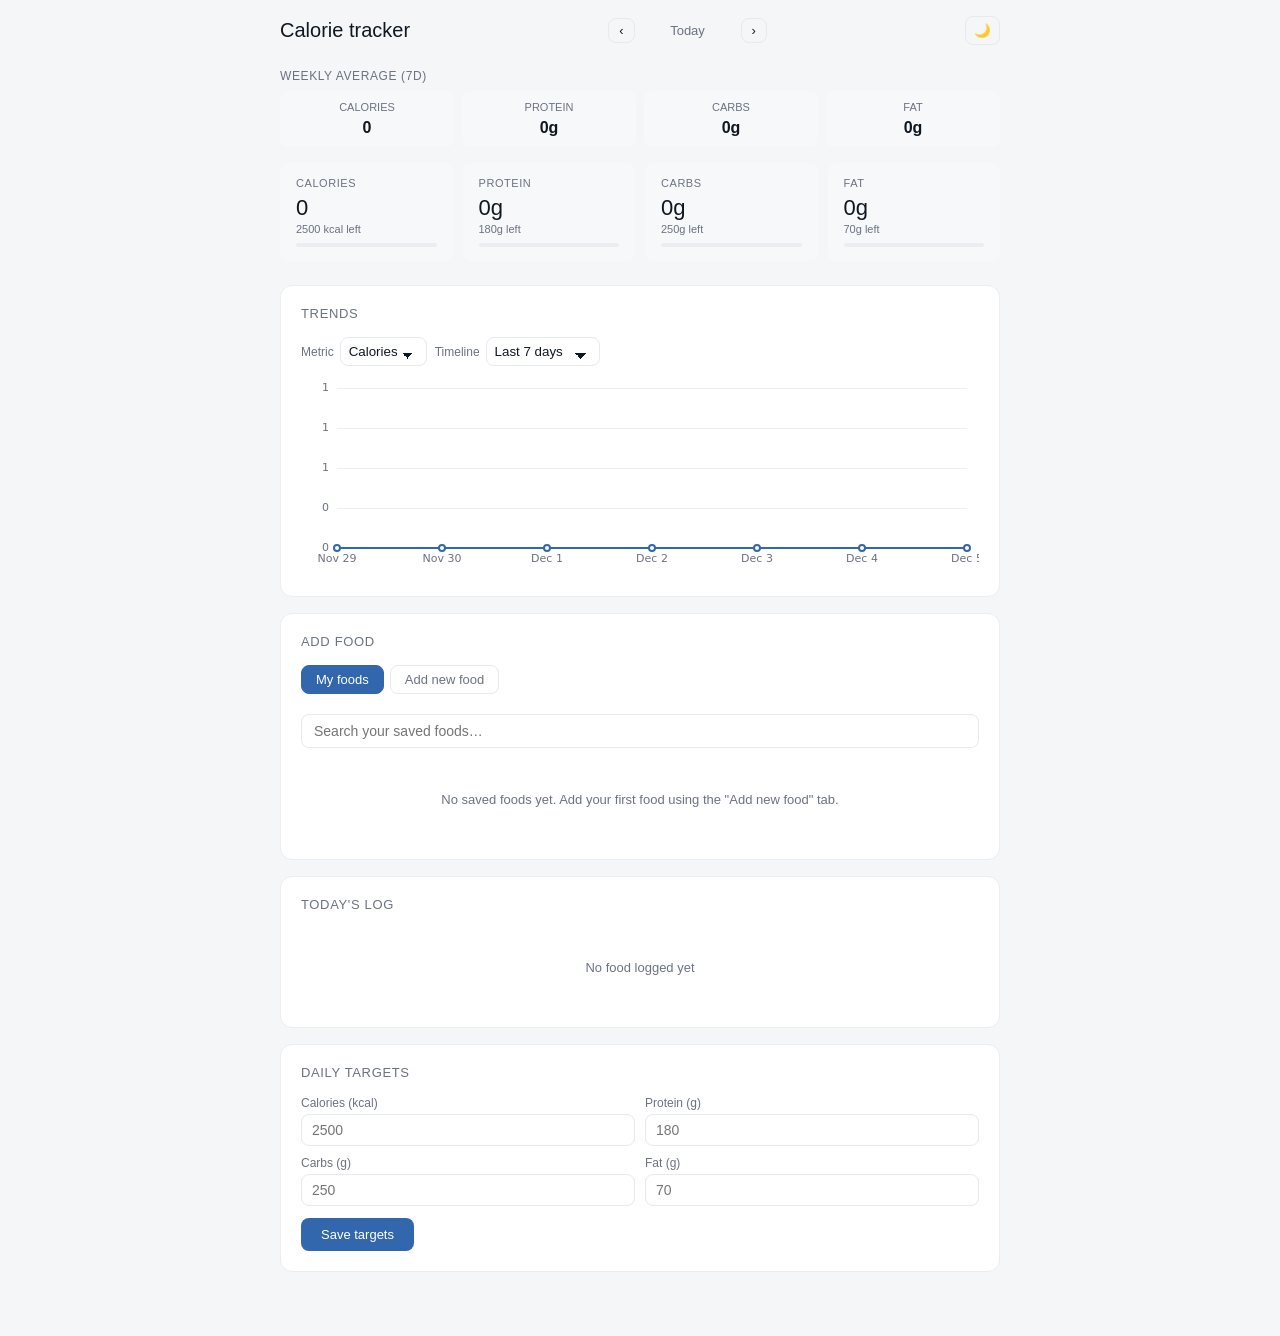
<file: index.html>
<!doctype html>
<html lang="en">
  <head>
    <meta charset="UTF-8" />
    <meta name="viewport" content="width=device-width, initial-scale=1.0" />
    <title>Daily Intake Calculator</title>
    <link rel="stylesheet" href="style.css" />
  </head>
  <body>
    <div class="app">
      <div class="header">
        <h1>Calorie tracker</h1>
        <div class="date-nav">
          <button onclick="changeDay(-1)">‹</button>
          <span id="dateLabel"></span>
          <button onclick="changeDay(1)" id="nextBtn">›</button>
        </div>
        <button
          id="themeToggle"
          class="theme-toggle"
          aria-label="Toggle dark mode"
        >
          🌙
        </button>
      </div>

      <div class="weekly-summary-section">
        <div class="weekly-summary-title">Weekly average (7d)</div>
        <div class="weekly-summary-grid">
          <div class="ws-card">
            <div class="ws-label">Calories</div>
            <div class="ws-value" id="wsCal">—</div>
          </div>
          <div class="ws-card">
            <div class="ws-label">Protein</div>
            <div class="ws-value" id="wsPro">—</div>
          </div>
          <div class="ws-card">
            <div class="ws-label">Carbs</div>
            <div class="ws-value" id="wsCarb">—</div>
          </div>
          <div class="ws-card">
            <div class="ws-label">Fat</div>
            <div class="ws-value" id="wsFat">—</div>
          </div>
        </div>
      </div>

      <div class="summary-grid">
        <div class="metric-card">
          <div class="label">Calories</div>
          <div class="value" id="totCal">0</div>
          <div class="sub" id="remCal">— kcal left</div>
          <div class="progress-bar">
            <div
              class="progress-fill c-cal"
              id="barCal"
              style="width: 0%"
            ></div>
          </div>
        </div>
        <div class="metric-card">
          <div class="label">Protein</div>
          <div class="value" id="totPro">0g</div>
          <div class="sub" id="remPro">— g left</div>
          <div class="progress-bar">
            <div
              class="progress-fill c-pro"
              id="barPro"
              style="width: 0%"
            ></div>
          </div>
        </div>
        <div class="metric-card">
          <div class="label">Carbs</div>
          <div class="value" id="totCarb">0g</div>
          <div class="sub" id="remCarb">— g left</div>
          <div class="progress-bar">
            <div
              class="progress-fill c-carb"
              id="barCarb"
              style="width: 0%"
            ></div>
          </div>
        </div>
        <div class="metric-card">
          <div class="label">Fat</div>
          <div class="value" id="totFat">0g</div>
          <div class="sub" id="remFat">— g left</div>
          <div class="progress-bar">
            <div
              class="progress-fill c-fat"
              id="barFat"
              style="width: 0%"
            ></div>
          </div>
        </div>
      </div>

      <div class="panel chart-panel">
        <div class="panel-title">Trends</div>
        <div class="chart-controls">
          <label>
            Metric
            <select id="chartMetric" onchange="onChartOptionsChange()">
              <option value="cal">Calories</option>
              <option value="pro">Protein</option>
              <option value="carb">Carbs</option>
              <option value="fat">Fat</option>
            </select>
          </label>
          <label>
            Timeline
            <select id="chartRange" onchange="onChartOptionsChange()">
              <option value="week">Last 7 days</option>
              <option value="month">Last 30 days</option>
            </select>
          </label>
        </div>
        <div class="chart-wrap">
          <canvas id="trendChart" width="720" height="200"></canvas>
          <div
            id="chartTooltip"
            class="chart-tooltip"
            style="display: none"
          ></div>
        </div>
      </div>

      <div class="panel">
        <div class="panel-title">Add food</div>
        <div class="tabs">
          <button class="tab active" onclick="switchTab('myfoods')">
            My foods
          </button>
          <button class="tab" onclick="switchTab('new')">Add new food</button>
        </div>

        <div id="tab-myfoods">
          <input
            class="mf-search"
            type="text"
            id="mfSearch"
            placeholder="Search your saved foods…"
            oninput="renderMyFoods()"
          />
          <div class="foods-list" id="myFoodsList">
            <div class="empty">
              No saved foods yet. Add your first food using the "Add new food"
              tab.
            </div>
          </div>
        </div>

        <div id="tab-new" class="section-hide">
          <div class="custom-form">
            <div class="form-row full">
              <label>Food name</label
              ><input
                type="text"
                id="cName"
                placeholder="e.g. Koshary, protein shake, rice + chicken…"
              />
            </div>
            <div class="form-row">
              <label>Calories (kcal)</label
              ><input type="number" id="cCal" placeholder="400" min="0" />
            </div>
            <div class="form-row">
              <label>Serving size (g or ml)</label
              ><input type="number" id="cServing" placeholder="100" min="1" />
            </div>
            <div class="form-row">
              <label>Protein (g)</label
              ><input type="number" id="cPro" placeholder="15" min="0" />
            </div>
            <div class="form-row">
              <label>Carbs (g)</label
              ><input type="number" id="cCarb" placeholder="60" min="0" />
            </div>
            <div class="form-row">
              <label>Fat (g)</label
              ><input type="number" id="cFat" placeholder="10" min="0" />
            </div>
          </div>
          <div class="custom-actions">
            <button class="btn-primary" onclick="saveNewFood()">
              Save to my foods
            </button>
            <button class="btn-secondary" onclick="logOnce()">
              Log once (don't save)
            </button>
          </div>
          <div class="hint">
            Macros are per serving. You can adjust quantity when logging.
          </div>
        </div>
      </div>

      <div class="panel">
        <div class="panel-title" id="logTitle">Today's log</div>
        <div class="log-list" id="logList">
          <div class="empty">No food logged yet</div>
        </div>
      </div>

      <div class="panel">
        <div class="panel-title">Daily targets</div>
        <div class="targets-grid">
          <div class="target-row">
            <label>Calories (kcal)</label
            ><input type="number" id="tCal" placeholder="2500" />
          </div>
          <div class="target-row">
            <label>Protein (g)</label
            ><input type="number" id="tPro" placeholder="180" />
          </div>
          <div class="target-row">
            <label>Carbs (g)</label
            ><input type="number" id="tCarb" placeholder="250" />
          </div>
          <div class="target-row">
            <label>Fat (g)</label
            ><input type="number" id="tFat" placeholder="70" />
          </div>
        </div>
        <button class="save-targets" onclick="saveTargets()">
          Save targets
        </button>
        <div class="saved-toast" id="savedToast">✓ Targets saved</div>
      </div>
    </div>

    <div class="qty-modal-overlay" id="qtyModal">
      <div class="qty-modal">
        <h3 id="qModalName"></h3>
        <div class="sub" id="qModalSub"></div>
        <label>Number of servings</label>
        <input
          type="number"
          id="qtyInput"
          value="1"
          min="0.1"
          step="0.1"
          oninput="updateQtyPreview()"
        />
        <div class="macro-preview">
          <div class="mp">
            <div class="mpl">Calories</div>
            <div class="mpv" id="qpCal">—</div>
          </div>
          <div class="mp">
            <div class="mpl">Protein</div>
            <div class="mpv" id="qpPro">—</div>
          </div>
          <div class="mp">
            <div class="mpl">Carbs</div>
            <div class="mpv" id="qpCarb">—</div>
          </div>
          <div class="mp">
            <div class="mpl">Fat</div>
            <div class="mpv" id="qpFat">—</div>
          </div>
        </div>
        <div class="qty-actions">
          <button class="btn-cancel" onclick="closeQtyModal()">Cancel</button>
          <button class="btn-confirm" onclick="confirmLog()">Add to log</button>
        </div>
      </div>
    </div>
  </body>
</html>

<script src="script.js"></script>
</file>
<file: style.css>
* {
  box-sizing: border-box;
  margin: 0;
  padding: 0;
}
:root {
  --color-background-page: #f4f6f8;
  --color-background-primary: #ffffff;
  --color-background-secondary: #f6f8fa;
  --color-text-primary: #0f1720;
  --color-text-secondary: #6b7280;
  --color-border-secondary: #e6e9ee;
  --color-border-tertiary: #eaeef2;
  --border-radius-md: 8px;
  --border-radius-lg: 12px;
}
body.dark {
  --color-background-page: #0b0f12;
  --color-background-primary: #0f1416;
  --color-background-secondary: #0b1314;
  --color-text-primary: #e6eef2;
  --color-text-secondary: #9aa6ac;
  --color-border-secondary: rgba(255, 255, 255, 0.04);
  --color-border-tertiary: rgba(255, 255, 255, 0.03);
}
body {
  background: var(--color-background-page);
  min-height: 100vh;
  font-family:
    -apple-system, BlinkMacSystemFont, "Segoe UI", Roboto, "Helvetica Neue",
    Arial;
}
.app {
  max-width: 720px;
  margin: 0 auto;
  padding: 1rem 0 3rem;
}
.header {
  display: flex;
  align-items: center;
  justify-content: space-between;
  margin-bottom: 1.5rem;
}
.header h1 {
  font-size: 20px;
  font-weight: 500;
  color: var(--color-text-primary);
}
.date-nav {
  display: flex;
  align-items: center;
  gap: 8px;
}
.date-nav button {
  background: none;
  border: 0.5px solid var(--color-border-secondary);
  border-radius: var(--border-radius-md);
  padding: 4px 10px;
  font-size: 13px;
  cursor: pointer;
  color: var(--color-text-primary);
}
.date-nav button:hover {
  background: var(--color-background-secondary);
}
.date-nav span {
  font-size: 13px;
  color: var(--color-text-secondary);
  min-width: 90px;
  text-align: center;
}

.summary-grid {
  display: grid;
  grid-template-columns: repeat(4, minmax(0, 1fr));
  gap: 10px;
  margin-bottom: 1.5rem;
}
.weekly-summary-section {
  margin-bottom: 1rem;
}
.weekly-summary-title {
  font-size: 12px;
  color: var(--color-text-secondary);
  text-transform: uppercase;
  letter-spacing: 0.05em;
  margin-bottom: 8px;
}
.weekly-summary-grid {
  display: grid;
  grid-template-columns: repeat(4, minmax(0, 1fr));
  gap: 8px;
}
.ws-card {
  background: var(--color-background-secondary);
  border-radius: var(--border-radius-md);
  padding: 10px 12px;
  text-align: center;
}
.ws-label {
  font-size: 11px;
  color: var(--color-text-secondary);
  text-transform: uppercase;
  margin-bottom: 6px;
}
.ws-value {
  font-size: 16px;
  font-weight: 600;
  color: var(--color-text-primary);
}

/* Chart area placeholder */
.chart-area {
  height: 220px;
  background: var(--color-background-primary);
  border: 0.5px solid var(--color-border-tertiary);
  border-radius: var(--border-radius-md);
  margin-bottom: 1rem;
}
.metric-card {
  background: var(--color-background-secondary);
  border-radius: var(--border-radius-md);
  padding: 14px 16px;
}
.metric-card .label {
  font-size: 11px;
  color: var(--color-text-secondary);
  text-transform: uppercase;
  letter-spacing: 0.05em;
  margin-bottom: 6px;
}
.metric-card .value {
  font-size: 22px;
  font-weight: 500;
  color: var(--color-text-primary);
}
.metric-card .sub {
  font-size: 11px;
  color: var(--color-text-secondary);
  margin-top: 2px;
}
.metric-card .sub.over {
  color: #e24b4a;
}
.progress-bar {
  height: 4px;
  border-radius: 2px;
  background: var(--color-border-tertiary);
  margin-top: 8px;
  overflow: hidden;
}
.progress-fill {
  height: 100%;
  border-radius: 2px;
  transition: width 0.4s ease;
}
.c-cal {
  background: #3266ad;
}
.c-pro {
  background: #1d9e75;
}
.c-carb {
  background: #ba7517;
}
.c-fat {
  background: #d4537e;
}
.c-cal-over {
  background: #e24b4a;
}

.panel {
  background: var(--color-background-primary);
  border: 0.5px solid var(--color-border-tertiary);
  border-radius: var(--border-radius-lg);
  padding: 1.25rem;
  margin-bottom: 1rem;
}
.chart-panel .chart-controls {
  display: flex;
  gap: 8px;
  align-items: center;
  margin-bottom: 10px;
}
.chart-panel .chart-controls label {
  font-size: 12px;
  color: var(--color-text-secondary);
  display: flex;
  gap: 6px;
  align-items: center;
}
.chart-panel select {
  padding: 6px 8px;
  border: 0.5px solid var(--color-border-secondary);
  border-radius: var(--border-radius-md);
  background: var(--color-background-primary);
  color: var(--color-text-primary);
  outline: none;
}
.chart-panel select {
  -moz-appearance: none;
  -webkit-appearance: none;
  appearance: none;
  background-image: linear-gradient(45deg, transparent 50%, currentColor 50%), linear-gradient(135deg, currentColor 50%, transparent 50%);
  background-position: calc(100% - 18px) calc(1em + 2px), calc(100% - 13px) calc(1em + 2px);
  background-size: 6px 6px, 6px 6px;
  background-repeat: no-repeat;
  padding-right: 28px;
}
.chart-wrap {
  position: relative;
}
.chart-wrap canvas {
  width: 100%;
  height: 200px;
  display: block;
  border-radius: 8px;
  background: linear-gradient(180deg, rgba(255,255,255,0.02), transparent);
}
.chart-tooltip {
  position: absolute;
  pointer-events: none;
  background: var(--color-background-primary);
  border: 0.5px solid var(--color-border-tertiary);
  padding: 8px 10px;
  border-radius: 6px;
  font-size: 12px;
  color: var(--color-text-primary);
  box-shadow: 0 6px 18px rgba(16, 24, 40, 0.08);
  z-index: 30;
}
.panel-title {
  font-size: 13px;
  font-weight: 500;
  color: var(--color-text-secondary);
  margin-bottom: 1rem;
  text-transform: uppercase;
  letter-spacing: 0.05em;
}

.tabs {
  display: flex;
  gap: 6px;
  margin-bottom: 1.25rem;
}
.tab {
  padding: 6px 14px;
  border-radius: var(--border-radius-md);
  font-size: 13px;
  cursor: pointer;
  border: 0.5px solid var(--color-border-secondary);
  background: none;
  color: var(--color-text-secondary);
  transition: all 0.15s;
}
.tab.active {
  background: #3266ad;
  color: #fff;
  border-color: #3266ad;
}

.theme-toggle {
  background: none;
  border: 0.5px solid var(--color-border-secondary);
  color: var(--color-text-primary);
  padding: 6px 8px;
  border-radius: var(--border-radius-md);
  cursor: pointer;
}
.theme-toggle:hover {
  background: var(--color-background-secondary);
}

.section-hide {
  display: none;
}

.custom-form {
  display: grid;
  grid-template-columns: repeat(2, minmax(0, 1fr));
  gap: 10px;
  margin-bottom: 12px;
}
.custom-form .full {
  grid-column: 1 / -1;
}
.form-row label {
  font-size: 12px;
  color: var(--color-text-secondary);
  display: block;
  margin-bottom: 4px;
}
.form-row input {
  width: 100%;
  padding: 8px 10px;
  border: 0.5px solid var(--color-border-secondary);
  border-radius: var(--border-radius-md);
  font-size: 14px;
  background: var(--color-background-primary);
  color: var(--color-text-primary);
  outline: none;
}
.form-row input:focus {
  border-color: #3266ad;
}
.custom-actions {
  display: flex;
  gap: 8px;
}
.btn-primary {
  flex: 1;
  padding: 9px;
  background: #3266ad;
  color: #fff;
  border: none;
  border-radius: var(--border-radius-md);
  font-size: 13px;
  cursor: pointer;
}
.btn-primary:hover {
  background: #185fa5;
}
.btn-secondary {
  flex: 1;
  padding: 9px;
  background: none;
  border: 0.5px solid var(--color-border-secondary);
  color: var(--color-text-primary);
  border-radius: var(--border-radius-md);
  font-size: 13px;
  cursor: pointer;
}
.btn-secondary:hover {
  background: var(--color-background-secondary);
}

.mf-search {
  width: 100%;
  padding: 8px 12px;
  border: 0.5px solid var(--color-border-secondary);
  border-radius: var(--border-radius-md);
  font-size: 14px;
  background: var(--color-background-primary);
  color: var(--color-text-primary);
  outline: none;
  margin-bottom: 12px;
}
.mf-search:focus {
  border-color: #3266ad;
}

.foods-list {
  display: flex;
  flex-direction: column;
  gap: 6px;
  max-height: 300px;
  overflow-y: auto;
}
.mf-item {
  display: flex;
  align-items: center;
  justify-content: space-between;
  padding: 10px 12px;
  background: var(--color-background-secondary);
  border-radius: var(--border-radius-md);
}
.mf-name {
  font-size: 13px;
  font-weight: 500;
  color: var(--color-text-primary);
}
.mf-meta {
  font-size: 11px;
  color: var(--color-text-secondary);
  margin-top: 2px;
}
.mf-right {
  display: flex;
  align-items: center;
  gap: 8px;
  flex-shrink: 0;
}
.mf-cal {
  font-size: 13px;
  color: var(--color-text-primary);
  white-space: nowrap;
}
.btn-log {
  padding: 5px 12px;
  background: #3266ad;
  color: #fff;
  border: none;
  border-radius: var(--border-radius-md);
  font-size: 12px;
  cursor: pointer;
  white-space: nowrap;
}
.btn-log:hover {
  background: #185fa5;
}
.btn-icon {
  background: none;
  border: none;
  cursor: pointer;
  color: var(--color-text-secondary);
  font-size: 14px;
  padding: 2px 4px;
}
.btn-icon:hover {
  color: #e24b4a;
}

.log-list {
  display: flex;
  flex-direction: column;
  gap: 6px;
}
.log-item {
  display: flex;
  align-items: center;
  justify-content: space-between;
  padding: 10px 12px;
  background: var(--color-background-secondary);
  border-radius: var(--border-radius-md);
}
.log-name {
  font-size: 13px;
  font-weight: 500;
  color: var(--color-text-primary);
}
.log-macros {
  font-size: 11px;
  color: var(--color-text-secondary);
  margin-top: 2px;
}
.log-right {
  display: flex;
  align-items: center;
  gap: 10px;
}
.log-cal {
  font-size: 14px;
  font-weight: 500;
  color: var(--color-text-primary);
}
.empty {
  font-size: 13px;
  color: var(--color-text-secondary);
  text-align: center;
  padding: 2rem 0;
}

.targets-grid {
  display: grid;
  grid-template-columns: repeat(2, minmax(0, 1fr));
  gap: 10px;
}
.target-row label {
  font-size: 12px;
  color: var(--color-text-secondary);
  display: block;
  margin-bottom: 4px;
}
.target-row input {
  width: 100%;
  padding: 7px 10px;
  border: 0.5px solid var(--color-border-secondary);
  border-radius: var(--border-radius-md);
  font-size: 14px;
  background: var(--color-background-primary);
  color: var(--color-text-primary);
  outline: none;
}
.target-row input:focus {
  border-color: #3266ad;
}
.save-targets {
  margin-top: 12px;
  padding: 9px 20px;
  background: #3266ad;
  color: #fff;
  border: none;
  border-radius: var(--border-radius-md);
  font-size: 13px;
  cursor: pointer;
}
.save-targets:hover {
  background: #185fa5;
}
.saved-toast {
  font-size: 12px;
  color: #1d9e75;
  margin-top: 8px;
  display: none;
}

.qty-modal-overlay {
  display: none;
  position: fixed;
  inset: 0;
  background: rgba(0, 0, 0, 0.35);
  z-index: 100;
  align-items: center;
  justify-content: center;
}
.qty-modal-overlay.open {
  display: flex;
}
.qty-modal {
  background: var(--color-background-primary);
  border: 0.5px solid var(--color-border-tertiary);
  border-radius: var(--border-radius-lg);
  padding: 1.5rem;
  width: 320px;
  max-width: 90vw;
}
.qty-modal h3 {
  font-size: 15px;
  font-weight: 500;
  color: var(--color-text-primary);
  margin-bottom: 4px;
}
.qty-modal .sub {
  font-size: 12px;
  color: var(--color-text-secondary);
  margin-bottom: 1rem;
}
.qty-modal label {
  font-size: 12px;
  color: var(--color-text-secondary);
  display: block;
  margin-bottom: 4px;
}
.qty-modal input {
  width: 100%;
  padding: 8px 12px;
  border: 0.5px solid var(--color-border-secondary);
  border-radius: var(--border-radius-md);
  font-size: 14px;
  background: var(--color-background-primary);
  color: var(--color-text-primary);
  outline: none;
  margin-bottom: 1rem;
}
.macro-preview {
  display: grid;
  grid-template-columns: repeat(4, 1fr);
  gap: 6px;
  margin-bottom: 1rem;
}
.mp {
  background: var(--color-background-secondary);
  border-radius: var(--border-radius-md);
  padding: 8px;
  text-align: center;
}
.mp .mpl {
  font-size: 10px;
  color: var(--color-text-secondary);
}
.mp .mpv {
  font-size: 14px;
  font-weight: 500;
  color: var(--color-text-primary);
}
.qty-actions {
  display: flex;
  gap: 8px;
}
.qty-actions button {
  flex: 1;
  padding: 9px;
  border-radius: var(--border-radius-md);
  font-size: 13px;
  cursor: pointer;
}
.btn-cancel {
  background: none;
  border: 0.5px solid var(--color-border-secondary);
  color: var(--color-text-primary);
}
.btn-cancel:hover {
  background: var(--color-background-secondary);
}
.btn-confirm {
  background: #3266ad;
  color: #fff;
  border: none;
}
.btn-confirm:hover {
  background: #185fa5;
}

.hint {
  font-size: 12px;
  color: var(--color-text-secondary);
  margin-top: 8px;
}
</file>
